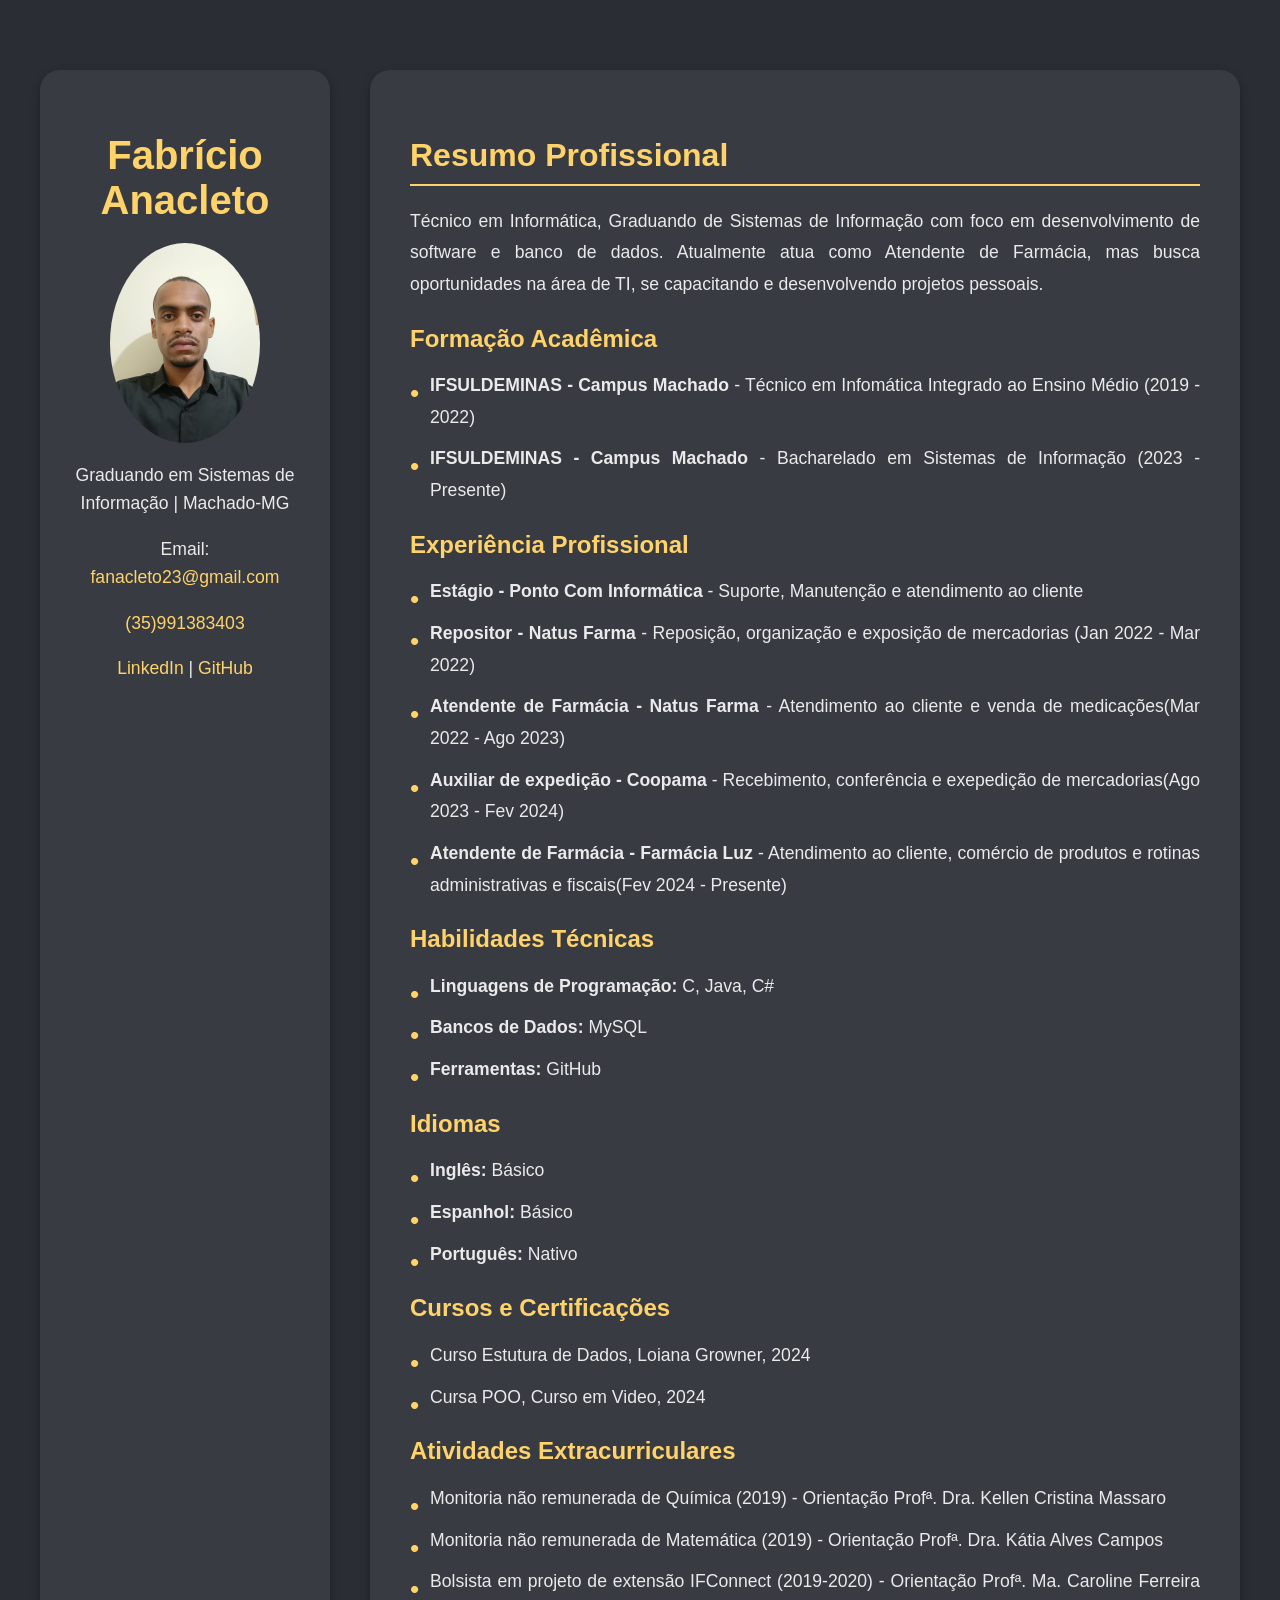
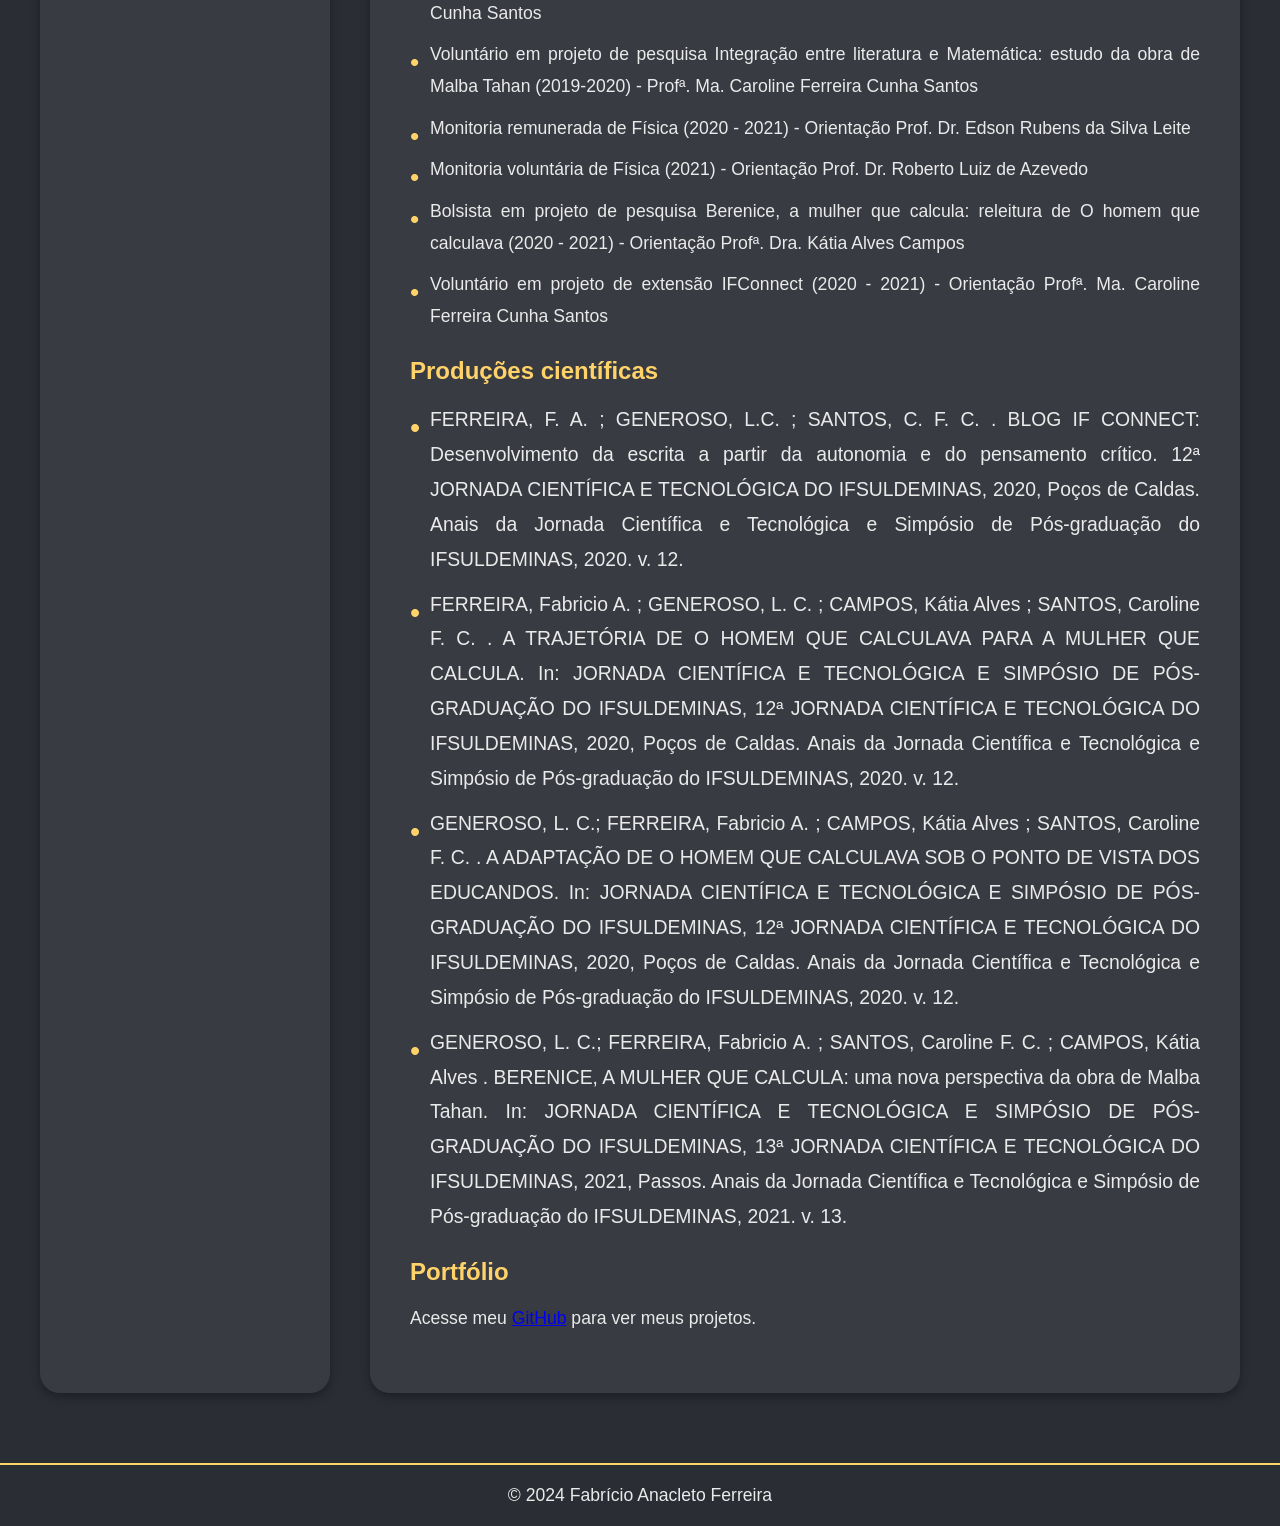
<file: index.html>
<!DOCTYPE html>
<html lang="pt-BR">
<head>
    <meta charset="UTF-8">
    <meta name="viewport" content="width=device-width, initial-scale=1.0">
    <title>Currículo - Fabrício Anacleto Ferreira</title>
    <link rel="stylesheet" href="style.css">
</head>
<body>

    <div class="container">
        <aside class="profile">
            <h2>Fabrício Anacleto</h2>
            <img src="images/perfil.jpg" alt="Foto de Perfil">
            <p>Graduando em Sistemas de Informação | Machado-MG</p>
            <p>Email: <a href="mailto:fanacleto23@gmail.com">fanacleto23@gmail.com</a></p>
            <p><a href="https://wa.me/553591383403" target="_blank">(35)991383403</a></p>
            <p><a href="https://www.linkedin.com/in/fabr%C3%ADcio-anacleto-b98710278/" target="_blank">LinkedIn</a> | <a href="https://github.com/anacleto241" target="_blank">GitHub</a></p>
        </aside>

        <section class="content">
            <h2>Resumo Profissional</h2>
            <p>Técnico em Informática, Graduando de Sistemas de Informação com foco em desenvolvimento de software e banco de dados. 
              Atualmente atua como Atendente de Farmácia, mas busca oportunidades na área de TI, se capacitando e desenvolvendo projetos pessoais.
            </p>

            <h3>Formação Acadêmica</h3>
            <ul>
                <li><strong>IFSULDEMINAS - Campus Machado</strong> - Técnico em Infomática Integrado ao Ensino Médio (2019 - 2022)</li>
                <li><strong>IFSULDEMINAS - Campus Machado</strong> - Bacharelado em Sistemas de Informação (2023 - Presente)</li>
            </ul>

            <h3>Experiência Profissional</h3>
            <ul>
                <li><strong>Estágio - Ponto Com Informática</strong> - Suporte, Manutenção e atendimento ao cliente</li>
                <li><strong>Repositor - Natus Farma</strong> - Reposição, organização e exposição de mercadorias (Jan 2022 - Mar 2022)</li>
                <li><strong>Atendente de Farmácia - Natus Farma</strong> - Atendimento ao cliente e venda de medicações(Mar 2022 - Ago 2023)</li>
                <li><strong>Auxiliar de expedição - Coopama</strong> - Recebimento, conferência e exepedição de mercadorias(Ago 2023 - Fev 2024)</li>
                <li><strong>Atendente de Farmácia - Farmácia Luz</strong> - Atendimento ao cliente, comércio de produtos e rotinas administrativas e fiscais(Fev 2024 - Presente)</li>

            </ul>

            <h3>Habilidades Técnicas</h3>
            <ul>
                <li><strong>Linguagens de Programação:</strong> C, Java, C#</li>
                <li><strong>Bancos de Dados:</strong> MySQL</li>
                <li><strong>Ferramentas:</strong> GitHub</li>
            </ul>

            <h3>Idiomas</h3>
            <ul>
                <li><strong>Inglês:</strong> Básico </li>
                <li><strong>Espanhol:</strong> Básico </li>
                <li><strong>Português:</strong> Nativo </li>
            </ul>

            <h3>Cursos e Certificações</h3>
            <ul>
                <li>Curso Estutura de Dados, Loiana Growner, 2024</li>
                <li>Cursa POO, Curso em Video, 2024</li>
            </ul>

            <h3>Atividades Extracurriculares</h3>
            <ul>
                <li>Monitoria não remunerada de Química (2019) - Orientação Profª. Dra. Kellen Cristina Massaro</li>
                <li>Monitoria não remunerada de Matemática (2019) - Orientação Profª. Dra. Kátia Alves Campos</li>
                <li>Bolsista em projeto de extensão IFConnect (2019-2020) - Orientação Profª. Ma. Caroline Ferreira Cunha Santos</li>
                <li>Voluntário em projeto de pesquisa Integração entre literatura e Matemática: estudo da obra de Malba Tahan (2019-2020) - Profª. Ma. Caroline Ferreira Cunha Santos</li>
                <li>Monitoria remunerada de Física (2020 - 2021) - Orientação Prof. Dr. Edson Rubens da Silva Leite</li>
                <li>Monitoria voluntária de Física (2021) - Orientação Prof. Dr. Roberto Luiz de Azevedo</li>
                <li>Bolsista em projeto de pesquisa Berenice, a mulher que calcula: releitura de O homem que calculava (2020 - 2021) - Orientação Profª. Dra. Kátia Alves Campos</li>
                <li>Voluntário em projeto de extensão IFConnect (2020 - 2021) - Orientação Profª. Ma. Caroline Ferreira Cunha Santos</li>
            </ul>

            <h3>Produções científicas</h3>
            <ul>
                <ul>
                    <li>FERREIRA, F. A. ; GENEROSO, L.C. ; SANTOS, C. F. C. . BLOG IF CONNECT: Desenvolvimento da escrita a partir da autonomia e do pensamento crítico. 12ª JORNADA CIENTÍFICA E TECNOLÓGICA DO IFSULDEMINAS, 2020, Poços de Caldas. Anais da Jornada Científica e Tecnológica e Simpósio de Pós-graduação do IFSULDEMINAS, 2020. v. 12.</li>
                    <li>FERREIRA, Fabricio A. ; GENEROSO, L. C. ; CAMPOS, Kátia Alves ; SANTOS, Caroline F. C. . A TRAJETÓRIA DE O HOMEM QUE CALCULAVA PARA A MULHER QUE CALCULA. In: JORNADA CIENTÍFICA E TECNOLÓGICA E SIMPÓSIO DE PÓS-GRADUAÇÃO DO IFSULDEMINAS, 12ª JORNADA CIENTÍFICA E TECNOLÓGICA DO IFSULDEMINAS, 2020, Poços de Caldas. Anais da Jornada Científica e Tecnológica e Simpósio de Pós-graduação do IFSULDEMINAS, 2020. v. 12.</li>
                    <li>GENEROSO, L. C.; FERREIRA, Fabricio A. ; CAMPOS, Kátia Alves ; SANTOS, Caroline F. C. . A ADAPTAÇÃO DE O HOMEM QUE CALCULAVA SOB O PONTO DE VISTA DOS EDUCANDOS. In: JORNADA CIENTÍFICA E TECNOLÓGICA E SIMPÓSIO DE PÓS-GRADUAÇÃO DO IFSULDEMINAS, 12ª JORNADA CIENTÍFICA E TECNOLÓGICA DO IFSULDEMINAS, 2020, Poços de Caldas. Anais da Jornada Científica e Tecnológica e Simpósio de Pós-graduação do IFSULDEMINAS, 2020. v. 12.</li>
                    <li>GENEROSO, L. C.; FERREIRA, Fabricio A. ; SANTOS, Caroline F. C. ; CAMPOS, Kátia Alves . BERENICE, A MULHER QUE CALCULA: uma nova perspectiva da obra de Malba Tahan. In: JORNADA CIENTÍFICA E TECNOLÓGICA E SIMPÓSIO DE PÓS-GRADUAÇÃO DO IFSULDEMINAS, 13ª JORNADA CIENTÍFICA E TECNOLÓGICA DO IFSULDEMINAS, 2021, Passos. Anais da Jornada Científica e Tecnológica e Simpósio de Pós-graduação do IFSULDEMINAS, 2021. v. 13.</li>
                </ul>
            </ul>
            <h3>Portfólio</h3>
            <p>Acesse meu <a href="https://github.com/anacleto241" target="_blank">GitHub</a> para ver meus projetos.</p>
        </section>
    </div>

    <footer>
        <p>&copy; 2024 Fabrício Anacleto Ferreira</p>
    </footer>

</body>
</html>
</file>
<file: style.css>
body {
    margin: 0;
    padding: 0;
    font-family: 'Arial', sans-serif;
    background-color: #2a2d34;
    color: #eaeaea;
    text-align: justify;
}

.container {
    max-width: 1200px;
    margin: 50px auto;
    display: grid;
    grid-template-columns: 1fr 3fr;
    gap: 40px;
    padding: 20px;
}

.profile {
    background-color: #383b42;
    border-radius: 20px;
    padding: 30px;
    box-shadow: 0 4px 10px rgba(0, 0, 0, 0.3);
}

.profile h2 {
    color: #ffd369;
    font-size: 2.5em;
    margin-bottom: 20px;
    text-align: center;
}

.profile img {
    border-radius: 50%;
    height: 200px;
    width: 150px;
    display: block;
    margin: 0 auto;
}

.profile p {
    font-size: 1.1em;
    text-align: center;
    line-height: 1.6;
}

.profile a {
    color: #ffd369;
    text-decoration: none;
}

.content {
    background-color: #383b42;
    border-radius: 20px;
    padding: 40px;
    box-shadow: 0 4px 10px rgba(0, 0, 0, 0.3);
}

.content h2 {
    color: #ffd369;
    font-size: 2em;
    border-bottom: 2px solid #ffd369;
    padding-bottom: 10px;
    margin-bottom: 20px;
}

.content h3 {
    color: #ffd369;
    font-size: 1.5em;
    margin-bottom: 10px;
}

.content p, .content ul {
    font-size: 1.1em;
    line-height: 1.8;
}

.content ul {
    list-style: none;
    padding: 0;
}

.content ul li {
    margin-bottom: 10px;
    padding-left: 20px;
    position: relative;
}

.content ul li::before {
    content: "•";
    position: absolute;
    left: 0;
    color: #ffd369;
    font-size: 1.5em;
}

footer {
    background-color: #2a2d34;
    text-align: center;
    padding: 20px 0;
    color: #eaeaea;
    margin-top: 50px;
    border-top: 2px solid #ffd369;
}

footer p {
    margin: 0;
    font-size: 1.1em;
}

@media (max-width: 768px) {
    .container {
        grid-template-columns: 1fr;
    }

    .profile {
        margin-bottom: 30px;
    }
}
</file>
